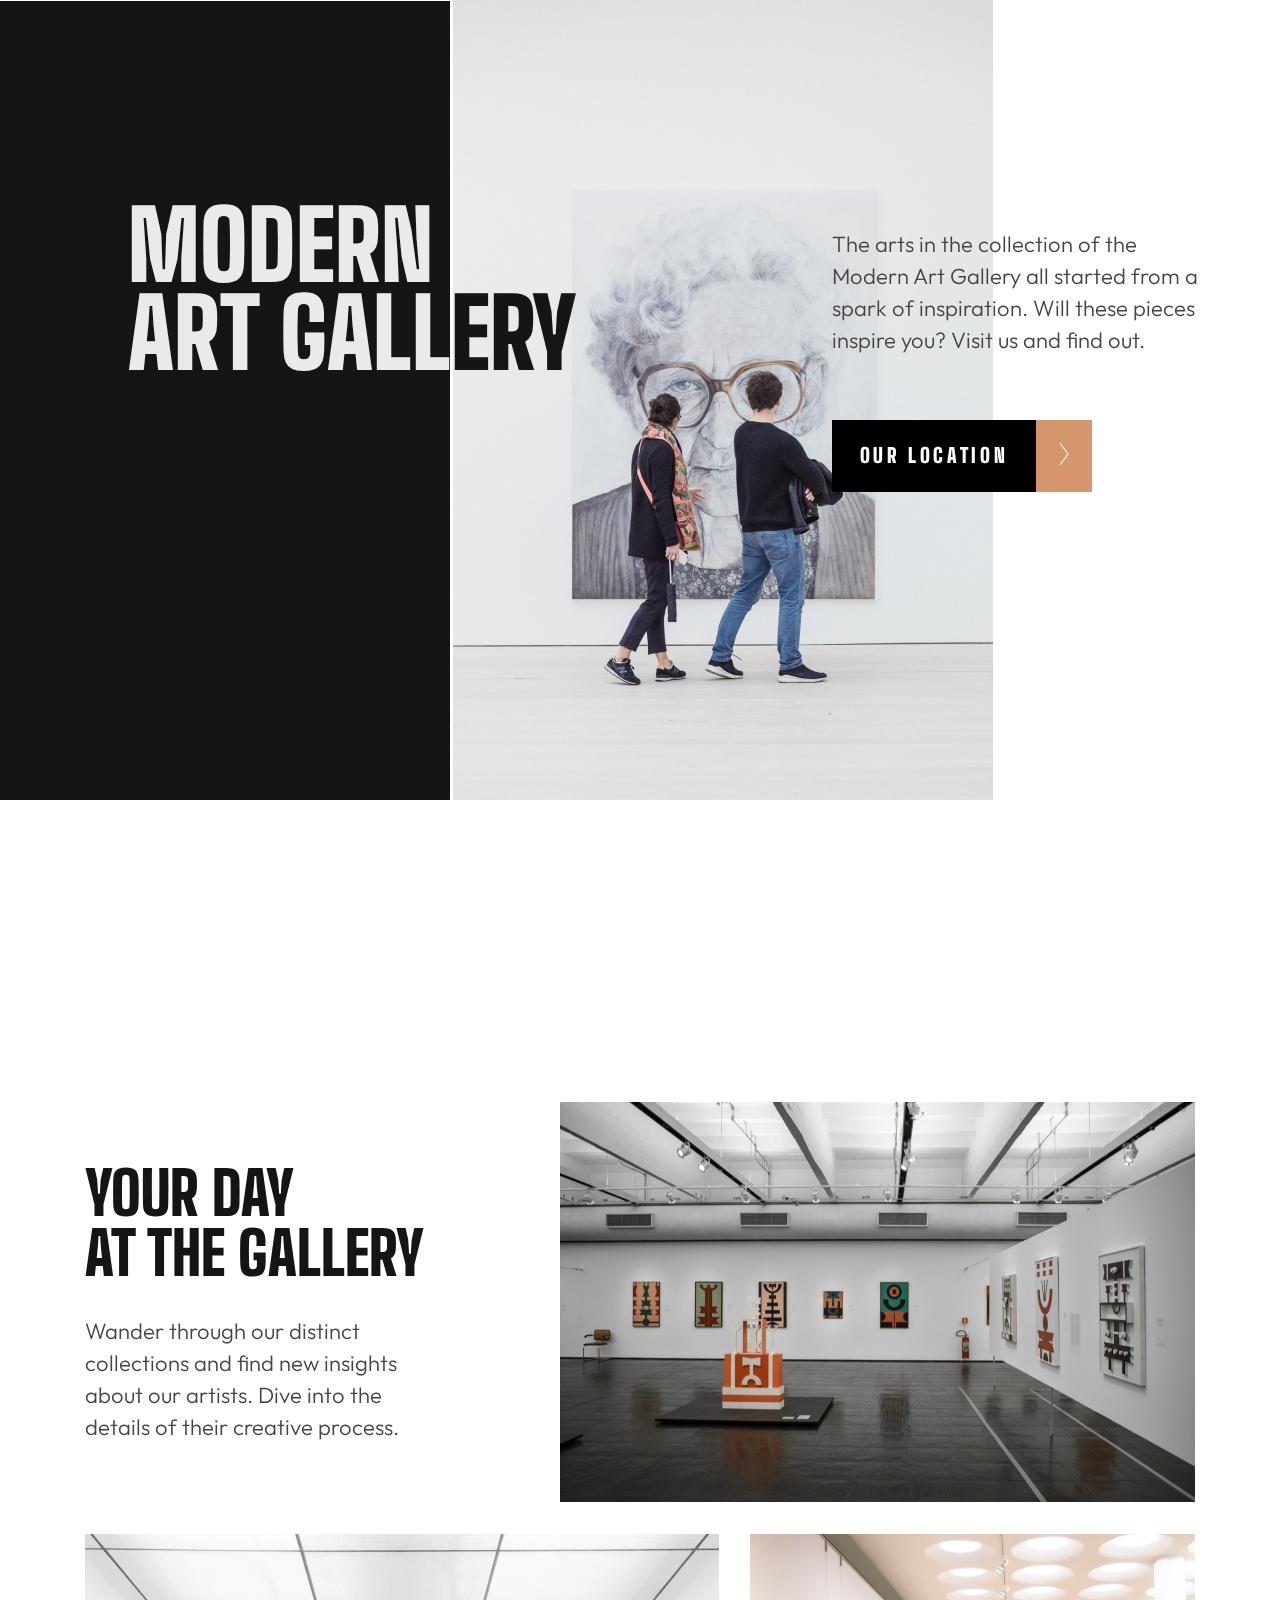
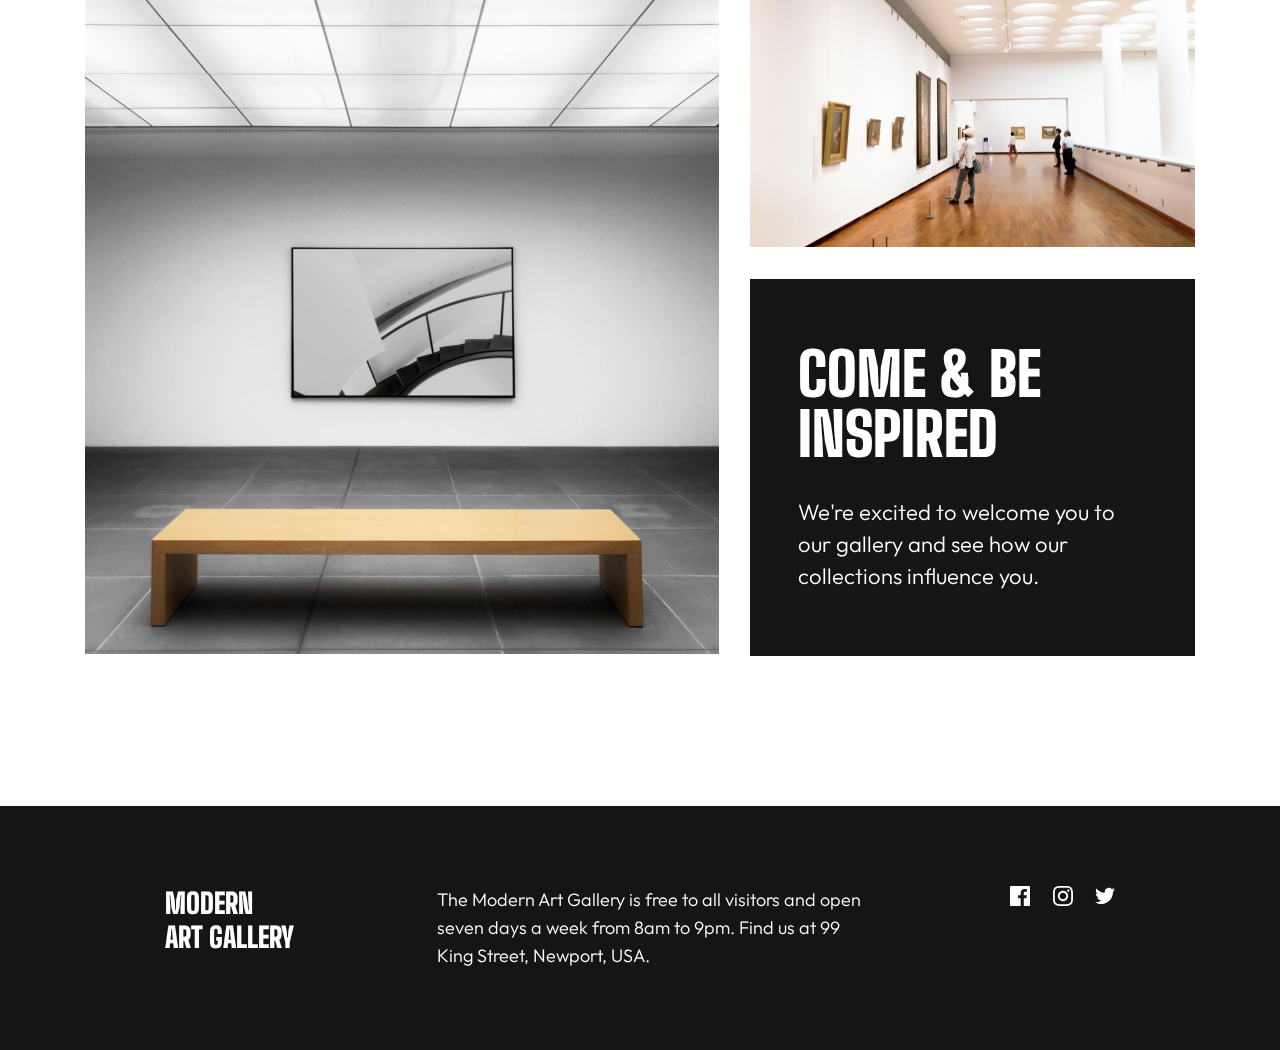
<file: index.html>
<!DOCTYPE html>
<html lang="en">
<head>
    <meta charset="UTF-8">
    <meta http-equiv="X-UA-Compatible" content="IE=edge">
    <meta name="viewport" content="width=device-width, initial-scale=1.0">
    <link rel="stylesheet" href="style.css">
    <link rel="shortcut icon" href="images/favicon.png">
    <link rel="preconnect" href="https://fonts.googleapis.com">
    <link rel="preconnect" href="https://fonts.gstatic.com" crossorigin>
    <link href="https://fonts.googleapis.com/css2?family=Big+Shoulders+Display:wght@800;900&family=Outfit:wght@300&display=swap" rel="stylesheet">
    <title>Art Gallery Website</title>
</head>
<body>
    <header class="header">
        <div class="head">
            <h1 class="mix">modern<br>art gallery</h1>
            <div class="blackbox"></div>
            <picture>
                <source media="(min-width: 751px)" srcset="images/couple-desk.jpg">
                <img src="images/couple-mob.jpg" alt="art gallery couple">
            </picture>
        </div>
            <div class="heading">
                <h1 class="none">modern<br>art gallery</h1>
                <p class="headp">The arts in the collection of the Modern Art Gallery all started from a spark of inspiration. Will these pieces inspire you? Visit us and find out.</p>
                <div class="location">
                    <div class="black cent"><a href="next.html">our location</a></div>
                    <div class="gold cent"><a href="next.html"><img src="images/arrow.svg" alt="arrowRigth"></a></div>
                </div>
            </div>
    </header>
    <main class="main ">
        <div class="yourday">
            <picture>
                <source media="(min-width: 1240px)" srcset="images/day-desk.jpg">
                <source media="(min-width: 751px)" srcset="images/day-tab.jpg">
                <img src="images/day-mob.jpg" alt="art gallery day">
            </picture>
            <div class="two">
                <h2>Your Day <br> at the Gallery</h2>
                <p class="twop">Wander through our distinct collections and find new insights about our artists. Dive into the details of their creative process.</p>
            </div>
        </div>
        <div class="threeimg">
            <picture>
                <source media="(min-width: 1240px)" srcset="images/table-desk.jpg">
                <source media="(min-width: 751px)" srcset="images/table-tab.jpg">
                <img class="grow" src="images/table-mob.jpg" alt="tablePicture">
            </picture>
            <div class="sum">
                <picture>
                    <source media="(min-width: 1240px)" srcset="images/pictures-desk.jpg">
                    <source media="(min-width: 751px)"  srcset="images/pictures-tab.jpg">
                    <img src="images/pictures-mob.jpg" alt="manPicture">
                </picture>
                <div class="box">
                    <h2>COME & BE <br> INSPIRED</h2>
                    <p class="boxp">We're excited to welcome you to our gallery and see how our collections influence you.</p>
                </div>
            </div>
        </div>
    </main>
    <footer class="footer">
        <h3>modern<br>art gallery</h3>
        <p class="footerp">The Modern Art Gallery is free to all visitors and open seven days a week from 8am to 9pm. Find us at 99 King Street, Newport, USA.</p>
        <div class="logos">
            <svg width="20" height="20" viewBox="0 0 20 20" fill="none" xmlns="http://www.w3.org/2000/svg">
                <path d="M18.8958 0H1.10417C0.494167 0 0 0.494167 0 1.10417V18.8967C0 19.5058 0.494167 20 1.10417 20H10.6833V12.255H8.07667V9.23667H10.6833V7.01083C10.6833 4.4275 12.2608 3.02083 14.5658 3.02083C15.67 3.02083 16.6183 3.10333 16.895 3.14V5.84L15.2967 5.84083C14.0433 5.84083 13.8008 6.43667 13.8008 7.31V9.2375H16.79L16.4008 12.2558H13.8008V20H18.8975C19.5058 20 20 19.5058 20 18.8958V1.10417C20 0.494167 19.5058 0 18.8958 0Z" fill="white"/>
            </svg>
            <svg width="20" height="20" viewBox="0 0 20 20" fill="none" xmlns="http://www.w3.org/2000/svg">
                <path fill-rule="evenodd" clip-rule="evenodd" d="M10 0C7.28417 0 6.94417 0.0116667 5.8775 0.06C2.24583 0.226667 0.2275 2.24167 0.0608333 5.87667C0.0116667 6.94417 0 7.28417 0 10C0 12.7158 0.0116667 13.0567 0.06 14.1233C0.226667 17.755 2.24167 19.7733 5.87667 19.94C6.94417 19.9883 7.28417 20 10 20C12.7158 20 13.0567 19.9883 14.1233 19.94C17.7517 19.7733 19.775 17.7583 19.9392 14.1233C19.9883 13.0567 20 12.7158 20 10C20 7.28417 19.9883 6.94417 19.94 5.8775C19.7767 2.24917 17.7592 0.2275 14.1242 0.0608333C13.0567 0.0116667 12.7158 0 10 0ZM10 1.8025C12.67 1.8025 12.9867 1.8125 14.0417 1.86083C16.7517 1.98417 18.0175 3.27 18.1408 5.96C18.1892 7.01417 18.1983 7.33083 18.1983 10.0008C18.1983 12.6717 18.1883 12.9875 18.1408 14.0417C18.0167 16.7292 16.7542 18.0175 14.0417 18.1408C12.9867 18.1892 12.6717 18.1992 10 18.1992C7.33 18.1992 7.01333 18.1892 5.95917 18.1408C3.2425 18.0167 1.98333 16.725 1.86 14.0408C1.81167 12.9867 1.80167 12.6708 1.80167 10C1.80167 7.33 1.8125 7.01417 1.86 5.95917C1.98417 3.27 3.24667 1.98333 5.95917 1.86C7.01417 1.8125 7.33 1.8025 10 1.8025ZM4.865 10C4.865 7.16417 7.16417 4.865 10 4.865C12.8358 4.865 15.135 7.16417 15.135 10C15.135 12.8367 12.8358 15.1358 10 15.1358C7.16417 15.1358 4.865 12.8358 4.865 10ZM10 13.3333C8.15917 13.3333 6.66667 11.8417 6.66667 10C6.66667 8.15917 8.15917 6.66667 10 6.66667C11.8408 6.66667 13.3333 8.15917 13.3333 10C13.3333 11.8417 11.8408 13.3333 10 13.3333ZM14.1375 4.6625C14.1375 4 14.675 3.4625 15.3383 3.4625C16.0008 3.4625 16.5375 4 16.5375 4.6625C16.5375 5.325 16.0008 5.8625 15.3383 5.8625C14.675 5.8625 14.1375 5.325 14.1375 4.6625Z" fill="white"/>
            </svg>
            <svg width="20" height="17" viewBox="0 0 20 17" fill="none" xmlns="http://www.w3.org/2000/svg">
                <path d="M20 2.17221C19.2642 2.49888 18.4733 2.71888 17.6433 2.81805C18.4908 2.31055 19.1417 1.50638 19.4475 0.548047C18.655 1.01805 17.7767 1.35971 16.8417 1.54388C16.0942 0.74638 15.0267 0.248047 13.8467 0.248047C11.1975 0.248047 9.25083 2.71971 9.84917 5.28555C6.44 5.11471 3.41667 3.48138 1.3925 0.99888C0.3175 2.84305 0.835 5.25555 2.66167 6.47721C1.99 6.45555 1.35667 6.27138 0.804167 5.96388C0.759167 7.86471 2.12167 9.64305 4.095 10.0389C3.5175 10.1955 2.885 10.2322 2.24167 10.1089C2.76333 11.7389 4.27833 12.9247 6.075 12.958C4.35 14.3105 2.17667 14.9147 0 14.658C1.81583 15.8222 3.97333 16.5014 6.29 16.5014C13.9083 16.5014 18.2125 10.0672 17.9525 4.29638C18.7542 3.71721 19.45 2.99471 20 2.17221Z" fill="white"/>
            </svg>
        </div>
    </footer>
</body>
</html>
</file>
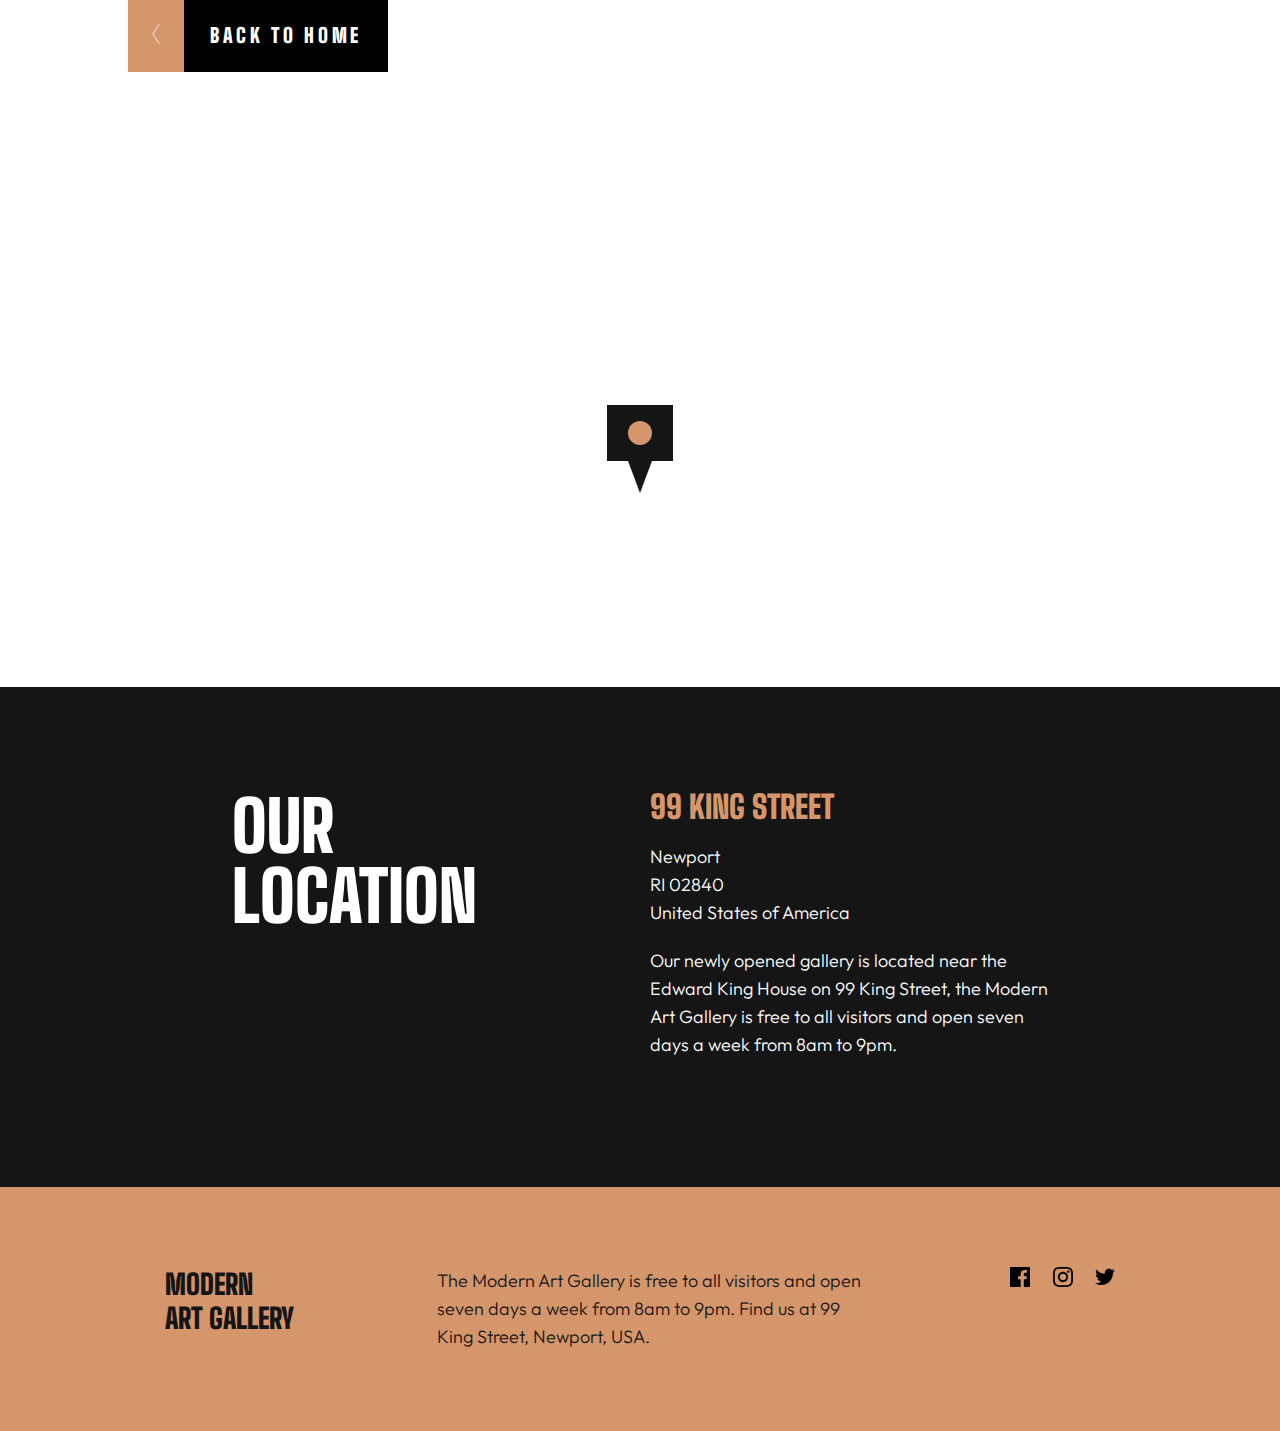
<file: next.html>
<!DOCTYPE html>
<html lang="en">
<head>
    <meta charset="UTF-8">
    <meta http-equiv="X-UA-Compatible" content="IE=edge">
    <meta name="viewport" content="width=device-width, initial-scale=1.0">
    <link rel="shortcut icon" href="images/favicon.png">
    <link rel="stylesheet" href="style.css">
    <link rel="preconnect" href="https://fonts.googleapis.com">
    <link rel="preconnect" href="https://fonts.gstatic.com" crossorigin>
    <link href="https://fonts.googleapis.com/css2?family=Big+Shoulders+Display:wght@800;900&family=Outfit:wght@300&display=swap" rel="stylesheet">
    <title>Location</title>
</head>
<body>
    <div class="body">
        <div class="image">
            <iframe
            src="https://www.google.com/maps/embed?pb=!1m14!1m12!1m3!1d8333.117422981633!2d-71.3097528967671!3d41.48139924834809!2m3!1f0!2f0!3f0!3m2!1i1024!2i768!4f13.1!5e0!3m2!1sen!2sge!4v1679916629367!5m2!1sen!2sge"
            allowfullscreen=""
            loading="lazy"
            referrerpolicy="no-referrer-when-downgrade"></iframe>
        </div>
        <div class="location second">
            <div class="black cent"><a href="index.html">back to home</a></div>
            <div class="gold cent order"><a href="index.html"><img src="images/arrowleft.svg" alt="arrowRigth"></a></div>
        </div>
        <div class="second one">
            <img src="images/mark.svg" alt="mark">
        </div>
        <div class="middle">
            <h2 class="our">our location</h2>
            <div class="wrap">
                <h3 class="street">99 King Street</h3>
                <ul>
                    <li>Newport</li>
                    <li>RI 02840</li>
                    <li>United States of America</li>
                </ul>
                <p class="middlep">Our newly opened gallery is located near the Edward King House on 99 King Street, the Modern Art Gallery is free to all visitors and open seven days a week from 8am to 9pm.</p>
            </div>
        </div>
    </div>
    <footer class="footer next">
        <h3>modern<br>art gallery</h3>
        <p class="footerp">The Modern Art Gallery is free to all visitors and open seven days a week from 8am to 9pm. Find us at 99 King Street, Newport, USA.</p>
        <div class="logos">
            <svg width="20" height="20" viewBox="0 0 20 20" fill="none" xmlns="http://www.w3.org/2000/svg">
                <path d="M18.8958 0H1.10417C0.494167 0 0 0.494167 0 1.10417V18.8967C0 19.5058 0.494167 20 1.10417 20H10.6833V12.255H8.07667V9.23667H10.6833V7.01083C10.6833 4.4275 12.2608 3.02083 14.5658 3.02083C15.67 3.02083 16.6183 3.10333 16.895 3.14V5.84L15.2967 5.84083C14.0433 5.84083 13.8008 6.43667 13.8008 7.31V9.2375H16.79L16.4008 12.2558H13.8008V20H18.8975C19.5058 20 20 19.5058 20 18.8958V1.10417C20 0.494167 19.5058 0 18.8958 0Z" fill="white"/>
            </svg>
            <svg width="20" height="20" viewBox="0 0 20 20" fill="none" xmlns="http://www.w3.org/2000/svg">
                <path fill-rule="evenodd" clip-rule="evenodd" d="M10 0C7.28417 0 6.94417 0.0116667 5.8775 0.06C2.24583 0.226667 0.2275 2.24167 0.0608333 5.87667C0.0116667 6.94417 0 7.28417 0 10C0 12.7158 0.0116667 13.0567 0.06 14.1233C0.226667 17.755 2.24167 19.7733 5.87667 19.94C6.94417 19.9883 7.28417 20 10 20C12.7158 20 13.0567 19.9883 14.1233 19.94C17.7517 19.7733 19.775 17.7583 19.9392 14.1233C19.9883 13.0567 20 12.7158 20 10C20 7.28417 19.9883 6.94417 19.94 5.8775C19.7767 2.24917 17.7592 0.2275 14.1242 0.0608333C13.0567 0.0116667 12.7158 0 10 0ZM10 1.8025C12.67 1.8025 12.9867 1.8125 14.0417 1.86083C16.7517 1.98417 18.0175 3.27 18.1408 5.96C18.1892 7.01417 18.1983 7.33083 18.1983 10.0008C18.1983 12.6717 18.1883 12.9875 18.1408 14.0417C18.0167 16.7292 16.7542 18.0175 14.0417 18.1408C12.9867 18.1892 12.6717 18.1992 10 18.1992C7.33 18.1992 7.01333 18.1892 5.95917 18.1408C3.2425 18.0167 1.98333 16.725 1.86 14.0408C1.81167 12.9867 1.80167 12.6708 1.80167 10C1.80167 7.33 1.8125 7.01417 1.86 5.95917C1.98417 3.27 3.24667 1.98333 5.95917 1.86C7.01417 1.8125 7.33 1.8025 10 1.8025ZM4.865 10C4.865 7.16417 7.16417 4.865 10 4.865C12.8358 4.865 15.135 7.16417 15.135 10C15.135 12.8367 12.8358 15.1358 10 15.1358C7.16417 15.1358 4.865 12.8358 4.865 10ZM10 13.3333C8.15917 13.3333 6.66667 11.8417 6.66667 10C6.66667 8.15917 8.15917 6.66667 10 6.66667C11.8408 6.66667 13.3333 8.15917 13.3333 10C13.3333 11.8417 11.8408 13.3333 10 13.3333ZM14.1375 4.6625C14.1375 4 14.675 3.4625 15.3383 3.4625C16.0008 3.4625 16.5375 4 16.5375 4.6625C16.5375 5.325 16.0008 5.8625 15.3383 5.8625C14.675 5.8625 14.1375 5.325 14.1375 4.6625Z" fill="white"/>
            </svg>
            <svg width="20" height="17" viewBox="0 0 20 17" fill="none" xmlns="http://www.w3.org/2000/svg">
                <path d="M20 2.17221C19.2642 2.49888 18.4733 2.71888 17.6433 2.81805C18.4908 2.31055 19.1417 1.50638 19.4475 0.548047C18.655 1.01805 17.7767 1.35971 16.8417 1.54388C16.0942 0.74638 15.0267 0.248047 13.8467 0.248047C11.1975 0.248047 9.25083 2.71971 9.84917 5.28555C6.44 5.11471 3.41667 3.48138 1.3925 0.99888C0.3175 2.84305 0.835 5.25555 2.66167 6.47721C1.99 6.45555 1.35667 6.27138 0.804167 5.96388C0.759167 7.86471 2.12167 9.64305 4.095 10.0389C3.5175 10.1955 2.885 10.2322 2.24167 10.1089C2.76333 11.7389 4.27833 12.9247 6.075 12.958C4.35 14.3105 2.17667 14.9147 0 14.658C1.81583 15.8222 3.97333 16.5014 6.29 16.5014C13.9083 16.5014 18.2125 10.0672 17.9525 4.29638C18.7542 3.71721 19.45 2.99471 20 2.17221Z" fill="white"/>
            </svg>
        </div>
    </footer>
</body>
</html>
</file>
<file: style.css>
* {
    margin: 0;
    padding: 0;
    box-sizing: border-box;
}

html {
    font-size: 62.5%;
}

h1, h2, h3, a{
    font-family: 'Big Shoulders Display', cursive;
    font-weight: 900;
    text-transform: uppercase;
}

a {
    text-decoration: none;
    color: white;
    font-size: 2rem;
    line-height: 2.394rem;
    letter-spacing: .364rem;
}

p , ul {
    font-family: 'Outfit', sans-serif;
    font-weight: 300;
    font-size: 1.8rem;
    line-height: 2.8rem;
    width: 34.5rem;
}

.mix {
    display: none;
}

.header img {
    max-width: 100%;
    height: auto;
}

.heading {
    margin: 3.2rem 1.6rem 0 1.6rem;
}

h1 {
    font-size: 6rem;
    line-height: 5.5rem;
    color: #151515;
}

.headp {
    color: #444444;
    margin: 3.2rem 0;
}

iframe {
    width: 100%;
    filter: grayscale(100%);
    border: none;
    height: 57.4rem;
    position: relative;
}

.second {
    position: absolute;
    top: 0;
}

.one {
    left: 50%;
    top: 50%;
    transform: translate(-50%,-50%);
}

.order {
    order: -1;
}

ul {
    list-style: none;
    margin: 2rem 0;
}

.middle {
    color: white;
    background-color: #151515;
    padding: 4.8rem 1.6rem 5.6rem 1.6rem;
}

.street {
    color: #D5966C;
    font-size: 3.2rem;
    line-height: 3.2rem;
    margin-top: 4.8rem;
}

.location {
    display: flex;
    width: 26rem;
    height: 7.2rem;
}

.cent , .main {
    display: flex;
    justify-content: center;
    align-items: center;
}

.black {
    background-color: black;
    width: 20.4rem;
}

.gold {
    background-color: #D5966C;
    width: 5.6rem;
}

.gold img {
    width: .8rem;
    height: 2.4rem;
    align-self: center;
}

.main {
    margin-top: 12rem;
}

.main , .threeimg {
    display: flex;
    flex-direction: column;
}

.yourday img , .sum img, .grow, .box {
    max-width: 34.3rem;
}

.twop {
    margin-top: 2.1rem;
    color: #444444;
}

.two h2 {
    color: #151515;
}

h2 {
    font-size: 5rem;
    line-height: 4.5rem;
}

.two {
    margin: 2.5rem 0 3.2rem 0;
}

.box , .footer {
    background-color: #151515;
    color: white;
}

.box {
    padding: 4.8rem 2.4rem 4.7rem 2.4rem;
}

.boxp {
    margin-top: 2.4rem;
    width: 29.5rem;
}

.sum img {
    margin: 1.6rem 0;
}

.footer {
    margin-top: 12rem;
    display: flex;
    flex-direction: column;
    padding: 4.8rem 3.2rem;
}

.footer h3 {
    font-size: 2.4rem;
}

.footerp {
    margin: 3.8rem 0;
    font-size: 1.6rem;
    line-height: 2.6rem;
    width: 31.1rem;
}

.logos svg:nth-child(2) {
    margin: 0 2rem;
}

.logos svg {
    width: 2rem;
    height: 2rem;
    cursor: pointer;
}

.next {
    margin-top: 0;
    background-color: #D5966C;
}

.next h3, .next .footerp {
    color: #151515;
}

.next svg path {
    fill: black;
}


@media (min-width:751px) {
    .header img {
        max-width: 43.7rem;
        width: 100%;
    }

    p {
        width: 22.3rem;
    }

    .head {
        position: relative;
    }

    h2 {
        width: 22.3rem;
    }

    .heading {
        position: absolute;
        top: 20%;
        left: 50%;
        margin: 0;
    }

    h1 {
        font-size: 7rem;
        line-height: 6.5rem;

    }

    .yourday {
        display: flex;
        gap: 6.8rem;
    }

    .yourday img {
        max-width: 39.8rem;
    }

    .two {
        order: -1;
        margin: 0;
        align-self: center;
    }

    .boxp {
        width: 22.3rem;
    }

    .sum img , .box {
        margin: 0;
        max-width: 28rem;
    }

    .threeimg {
        flex-direction: row;
        margin-top: 1rem;
        gap: 1.1rem;
    }

    .grow {
        max-width: 100%;
        height: 72rem;
    }

    .box {
        padding: 8.4rem 2.8rem 8.4rem 2.9rem;
        margin-top: 1.1rem;
    }

    .footer {
        flex-direction: row;
        justify-content: space-between;
        padding: 5.6rem 4rem 5.6rem 3.9rem;
    }

    .footerp {
        margin: 0;
    }

    .headp {
        font-size: 2.2rem;
        line-height: 3.2rem;
        margin: 4.8rem 0;
        width: 36.9rem;
    }

    .location {
        left: 5%;
    }

    .street {
        margin: 0;
    }

    .middle {
        display: flex;
        justify-content: center;
        gap: 6.8rem;
        padding: 8.8rem 4rem 8rem 3.9rem;
    }

    .middlep {
        width: 39.8rem;
    }

    .our {
        font-size: 5.5rem;
        line-height: 5rem;
    }

    iframe {
        height: 60rem;
    }
}

@media (min-width:1240px) {
    .header img {
        max-width: 54rem;
        width: 100%;
    }
    .blackbox {
        width: 45rem;
        background-color: #151515;
        height: 79.9rem;
        display: inline-block;
    }

    .heading {
        left: 65%;
    }

    .head {
        position: relative;
    }

    .none {
        display: none;
    }

    .mix {
        display: block;
        position: absolute;
        mix-blend-mode: difference;
        left: 10%;
        top: 25%;
        color: white;
        font-size: 9.6rem;
        line-height: 8.8rem;
    }
    .headp {
        margin-bottom: 6.4rem;
    }

    .yourday img {
        max-width: 63.5rem;
    }

    .yourday {
        gap: 12.5rem;
        margin-top: 18rem;
    }

    .threeimg {
        gap: 3rem;
        margin: 3rem;
    }

    .twop {
        font-size: 2.2rem;
        line-height: 3.2rem;
        margin: 3.2rem 0 0 0;
        width: 35rem;
    }

    .box {
        max-width: 44.5rem;
        padding: 6.5rem 4.7rem 6.4rem 4.8rem;
        margin-top: 3rem;
    }

    h2 {
        font-size: 6rem;
        line-height: 6rem;
        width: 35rem;
    }

    .boxp {
        width: 35rem;
        font-size: 2.2rem;
        line-height: 3.2rem;
        margin-top: 3.2rem;
    }

    .sum img {
        max-width: 44.5rem;
    }

    .footerp {
        width: 43rem;
        font-size: 1.8rem;
        line-height: 2.8rem;
    }

    .footer {
        padding: 8rem 16.5rem;
    }

    .footer h3 {
        font-size: 2.8rem;
    }

    svg:hover path {
        fill: #D5966C;
    }

    .black:hover ~ .gold{
        background-color: black;
    }

    .black:hover {
        background-color: #D5966C;
    }

    .middle {
        padding: 10.4rem 16.5rem 12.8rem 16.5rem;
    }

    .our {
        font-size: 7rem;
        line-height: 7rem;
        width: 35rem;
    }

    .location {
        left: 10%;
    }

    iframe {
        height: 68.5rem;
    }
}
</file>
